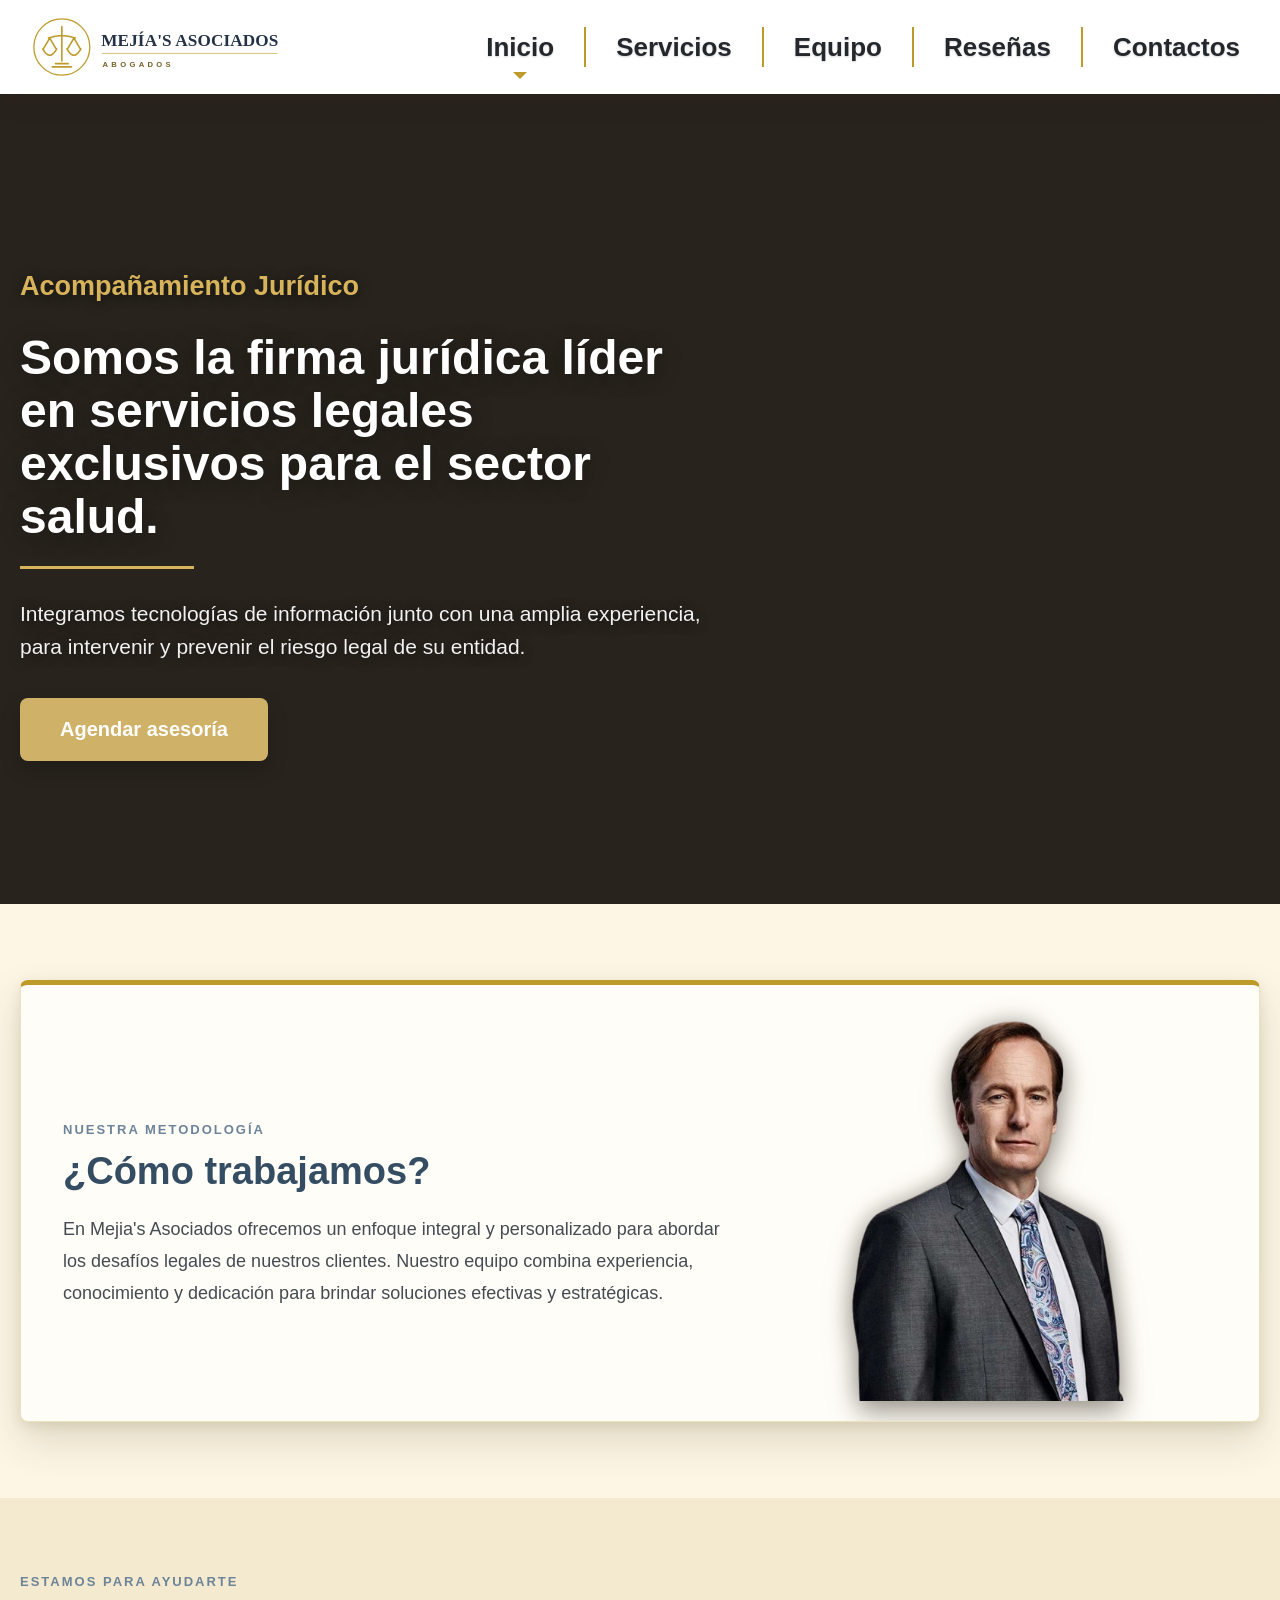
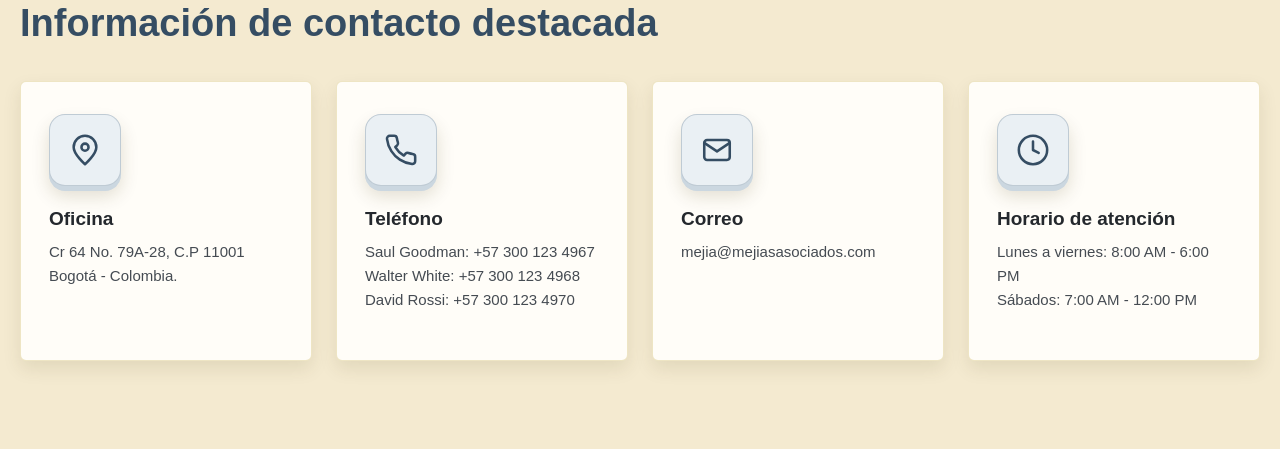
<file: index.html>
<!DOCTYPE html>
<html lang="en">

<head>
    <meta charset="UTF-8">
    <meta name="viewport" content="width=device-width, initial-scale=1.0">
    <title>Mejia's Asociados - Abogados</title>
    <link rel="stylesheet" href="inicio.css">
</head>

<body class="background-video">
    <div class="contenedorPrincipal">
        <div class="barraNavegacion-1-1">
            <img class="img-logoPrincipal" src="./Imagenes/logo-mejias-asociados.svg"
                alt="Mejía's Asociados Abogados">
            <input class="menu-toggle" type="checkbox" id="menu-toggle" aria-label="Abrir menú de navegación">
            <label class="boton-menu" for="menu-toggle" aria-controls="menu-navegacion">
                <span></span>
                <span></span>
                <span></span>
            </label>
            <div class="barraNavegacion-1-2" id="menu-navegacion">
                <h1 class="seccion-actual" aria-current="page">Inicio</h1>
                <div class="separador"></div>
                <h1>Servicios</h1>
                <div class="separador"></div>
                <h1>Equipo</h1>
                <div class="separador"></div>
                <h1>Reseñas</h1>
                <div class="separador"></div>
                <h1>Contactos</h1>
            </div>
        </div>
        <div class="hero">
            <video autoplay muted loop playsinline class="video-fondo">
                <source src="./videos/video-hero.mp4" type="video/mp4">
            </video>
            <div class="hero-contenido">
                <p class="hero-etiqueta">Acompañamiento Jurídico</p>
                <h1>Somos la firma jurídica líder en servicios legales exclusivos para el sector salud.</h1>
                <div class="hero-regla"></div>
                <p style="font-family: Arial, Helvetica, sans-serif;">Integramos tecnologías de información junto con
                    una amplia experiencia, para intervenir y prevenir el
                    riesgo legal de su entidad.</p>
                <a class="hero-boton" href="#contactos">Agendar asesoría</a>
            </div>
        </div>
        <section class="info-comoTrabajamos" id="como-trabajamos" aria-labelledby="titulo-como-trabajamos">
            <div class="seccion-tarjeta">
                <div class="seccion-contenido">
                    <p class="seccion-etiqueta">Nuestra metodología</p>
                    <h2 id="titulo-como-trabajamos">¿Cómo trabajamos?</h2>
                    <p>En Mejia's Asociados ofrecemos un enfoque integral y personalizado para abordar los desafíos
                        legales de nuestros clientes. Nuestro equipo combina experiencia, conocimiento y dedicación
                        para brindar soluciones efectivas y estratégicas.</p>
                </div>
                <div class="seccion-imagen">
                    <img src="./Imagenes/abogado1.png" alt="Abogado de Mejia's Asociados">
                </div>
            </div>
        </section>

        <section class="contactos-destacados" id="contactos" aria-labelledby="titulo-contactos">
            <div class="contactos-cabecera">
                <p class="seccion-etiqueta">Estamos para ayudarte</p>
                <h2 id="titulo-contactos">Información de contacto destacada</h2>
            </div>
            <div class="contactos-grid">
                <article class="contacto-card">
                    <div class="contacto-icono" aria-hidden="true">
                        <svg viewBox="0 0 24 24" fill="none" stroke="currentColor" stroke-width="1.8"
                            stroke-linecap="round" stroke-linejoin="round">
                            <path d="M20 10c0 5-8 12-8 12S4 15 4 10a8 8 0 1 1 16 0Z"></path>
                            <circle cx="12" cy="10" r="2.5"></circle>
                        </svg>
                    </div>
                    <h3>Oficina</h3>
                    <p>Cr 64 No. 79A-28, C.P 11001
                        Bogotá - Colombia.</p>
                </article>
                <article class="contacto-card">
                    <div class="contacto-icono" aria-hidden="true">
                        <svg viewBox="0 0 24 24" fill="none" stroke="currentColor" stroke-width="1.8"
                            stroke-linecap="round" stroke-linejoin="round">
                            <path
                                d="M22 16.9v3a2 2 0 0 1-2.2 2 19.8 19.8 0 0 1-8.6-3.1 19.4 19.4 0 0 1-6-6A19.8 19.8 0 0 1 2.1 4.2 2 2 0 0 1 4.1 2h3a2 2 0 0 1 2 1.7c.1 1 .4 2 .7 2.9a2 2 0 0 1-.5 2.1L8 9.9a16 16 0 0 0 6 6l1.2-1.3a2 2 0 0 1 2.1-.5c.9.3 1.9.6 2.9.7a2 2 0 0 1 1.8 2.1Z">
                            </path>
                        </svg>
                    </div>
                    <h3>Teléfono</h3>
                    <p>Saul Goodman: +57 300 123 4967 <br>
                        Walter White: +57 300 123 4968 <br>
                        David Rossi: +57 300 123 4970 <br>

                    </p>
                </article>
                <article class="contacto-card">
                    <div class="contacto-icono" aria-hidden="true">
                        <svg viewBox="0 0 24 24" fill="none" stroke="currentColor" stroke-width="1.8"
                            stroke-linecap="round" stroke-linejoin="round">
                            <rect x="3" y="5" width="18" height="14" rx="2"></rect>
                            <path d="m3 7 9 6 9-6"></path>
                        </svg>
                    </div>
                    <h3>Correo</h3>
                    <p>mejia@mejiasasociados.com</p>
                </article>
                <article class="contacto-card">
                    <div class="contacto-icono" aria-hidden="true">
                        <svg viewBox="0 0 24 24" fill="none" stroke="currentColor" stroke-width="1.8"
                            stroke-linecap="round" stroke-linejoin="round">
                            <circle cx="12" cy="12" r="10"></circle>
                            <path d="M12 6v6l4 2"></path>
                        </svg>
                    </div>
                    <h3>Horario de atención</h3>
                    <p>Lunes a viernes: 8:00 AM - 6:00 PM <br>
                        Sábados: 7:00 AM - 12:00 PM</p>
                </article>
            </div>
        </section>
    </div>
    </div>
</body>

</html>
</file>
<file: inicio.css>
* {
    padding: 0px;
    border: 0px;
    margin: 0px;
    box-sizing: border-box;
}

:root {
    --azul-profundo: #354d63;
    --azul-medio: #6d8498;
    --azul-claro: #eaf0f4;
    --texto-principal: #24282d;
    --texto-secundario: #454b52;
}

.contenedorPrincipal {
    display: flex;
    flex-direction: column;
    align-items: stretch;
    padding-top: 94px;
}

.img-logoPrincipal {
    display: block;
    align-self: center;
    width: min(280px, 75%);
    height: auto;
    margin: 6px 0;
}

.barraNavegacion-1-1 {
    position: fixed;
    top: 0;
    left: 0;
    z-index: 100;
    display: flex;
    justify-content: space-between;
    align-items: center;
    width: 100%;
    min-height: 94px;
    background-color: white;
    padding: 0 30px;
    box-shadow: 0 8px 20px rgba(47, 38, 19, 0.14);
}

.botonInicio {
    background-color: #bd9a2a;
    padding: 4px;
    border-radius: 10px 0px 10px 0px;
}

.barraNavegacion-1-2 {
    display: flex;
    flex-direction: row;
    justify-content: flex-end;
    gap: 20px;
    align-items: center;
    font-family: Arial, Helvetica, sans-serif;
    font-size: small;
    color: var(--texto-principal);
}

.menu-toggle {
    position: absolute;
    width: 1px;
    height: 1px;
    overflow: hidden;
    clip: rect(0, 0, 0, 0);
    white-space: nowrap;
    clip-path: inset(50%);
}

.boton-menu {
    display: none;
}

.barraNavegacion-1-2 h1 {
    position: relative;
    cursor: pointer;
    padding: 6px 10px;
    border-radius: 8px;
    text-shadow: 0 1px 2px rgba(36, 40, 45, 0.2);
    transition: background-color 0.3s ease, color 0.3s ease, transform 0.2s ease, box-shadow 0.3s ease;
}

.barraNavegacion-1-2 h1.seccion-actual::after {
    position: absolute;
    bottom: -10px;
    left: 50%;
    width: 0;
    height: 0;
    border-right: 7px solid transparent;
    border-bottom: 0;
    border-left: 7px solid transparent;
    border-top: 7px solid #bd9a2a;
    content: "";
    transform: translateX(-50%);
}

.barraNavegacion-1-2 h1:hover {
    background-color: #bd9a2a;
    color: #ffffff;
    text-shadow: 0 1px 2px rgba(46, 36, 8, 0.3);
    transform: translateY(-2px);
    box-shadow: 0px 4px 10px rgba(189, 154, 42, 0.4);
}

.separador {
    width: 0;
    border: 1px solid #bd9a2a;
    height: 40px;
}

@media (max-width: 1112px) {
    .contenedorPrincipal {
        padding-top: 0;
    }

    .barraNavegacion-1-1 {
        position: relative;
        display: flex;
        flex-direction: row;
        justify-content: space-between;
        align-items: center;
        padding: 0 20px;
    }

    .img-logoPrincipal {
        margin: 6px 0;
    }

    .boton-menu {
        display: flex;
        flex-direction: column;
        justify-content: center;
        gap: 6px;
        width: 52px;
        height: 52px;
        padding: 12px;
        border: none;
        border-radius: 10px;
        background: #bd9a2a;
        cursor: pointer;
        transition: transform 0.2s ease, box-shadow 0.2s ease, background-color 0.2s ease;
    }

    .boton-menu:hover {
        transform: translateY(-3px);
        background-color: #d7b45c;
        box-shadow: 0 6px 16px rgba(189, 154, 42, 0.55);
    }

    .boton-menu span {
        display: block;
        width: 100%;
        height: 3px;
        background: #ffffff;
        border-radius: 2px;
        transition: transform 0.5s ease, opacity 0.2s ease;
    }

    .menu-toggle:focus-visible+.boton-menu {
        outline: 3px solid rgba(189, 154, 42, 0.55);
        outline-offset: 3px;
    }

    .barraNavegacion-1-2 {
        position: absolute;
        top: 100%;
        right: 16px;
        z-index: 10;
        display: none;
        flex-direction: column;
        align-items: stretch;
        gap: 2px;
        width: min(320px, calc(100vw - 32px));
        padding: 10px;
        background: #b5b4a7;
        box-shadow: 0 10px 24px rgba(0, 0, 0, 0.18);
    }

    .menu-toggle:checked~.barraNavegacion-1-2 {
        display: flex;
    }

    .barraNavegacion-1-2 h1 {
        padding: 12px;
        font-size: 16px;
    }

    .barraNavegacion-1-2 h1.seccion-actual::after {
        bottom: 2px;
    }

    .separador {
        display: none;
    }

    .menu-toggle:checked+.boton-menu span:first-child {
        transform: translateY(9px) rotate(45deg);
    }

    .menu-toggle:checked+.boton-menu span:nth-child(2) {
        opacity: 0;
    }

    .menu-toggle:checked+.boton-menu span:last-child {
        transform: translateY(-9px) rotate(-45deg);
    }
}

.hero {
    position: relative;
    z-index: 1;
    display: flex;
    align-items: center;
    justify-content: flex-start;
    width: 100%;
    min-height: 90vh;
    padding: 10px 20px;
    overflow: hidden;
    color: #ffffff;
    background: #28231d;
    transition: transform 0.3s ease, box-shadow 0.3s ease;
}

.hero:hover {
    z-index: 2;
    transform: translateY(-8px);
    box-shadow: 0 28px 52px rgba(40, 35, 29, 0.38);
}

.video-fondo {
    position: absolute;
    top: 0;
    left: 0;
    width: 100%;
    height: 100%;
    object-fit: cover;
    z-index: 1;
    filter: blur(8px) brightness(0.5);
}

.hero-contenido {
    position: relative;
    z-index: 3;
    display: flex;
    flex-direction: column;
    align-items: flex-start;
    width: min(760px, 100%);
    color: #ffffff;
    text-align: left;
}

.hero-contenido .hero-etiqueta {
    margin-bottom: 24px;
    color: #d7b45c;
    font-size: 27px;
    font-family: Arial, Helvetica, sans-serif;
    font-weight: 700;
}

.hero-contenido h1 {
    font-family: Arial, Helvetica, sans-serif;
    max-width: 700px;
    font-size: 48px;
    font-weight: 800;
    line-height: 1.1;
    text-shadow: 0 3px 22px rgba(0, 0, 0, 0.4);
}

.hero-contenido p {
    max-width: 720px;
    margin-top: 28px;
    color: rgba(255, 255, 255, 0.94);
    font-size: 21px;
    line-height: 1.6;
    text-shadow: 0 2px 12px rgba(0, 0, 0, 0.55);
}

.hero-regla {
    width: 174px;
    height: 3px;
    margin-top: 22px;
    background: #d7b45c;
}

.hero-boton {
    display: inline-flex;
    align-items: center;
    justify-content: center;
    gap: 12px;
    margin-top: 34px;
    padding: 20px 40px;
    border-radius: 8px;
    background: #cfb268;
    color: white;
    font-family: Arial, Helvetica, sans-serif;
    font-size: 20px;
    font-weight: bold;
    letter-spacing: normal;
    text-decoration: none;
    text-transform: none;
    cursor: pointer;
    border: none;
    box-shadow: 0 8px 20px rgba(0, 0, 0, 0.2);
    transition: background-color 0.3s ease, color 0.3s ease, transform 0.2s ease, box-shadow 0.3s ease;
}

.hero-boton:hover {
    transform: translateY(-2px);
    background: #b89c30;
    box-shadow: 0px 4px 10px rgba(189, 154, 42, 0.4);
    color: white;
}

@media (max-width: 700px) {
    .hero {
        min-height: 500px;
        padding: 56px 20px;
    }

    .hero-contenido h1 {
        font-size: 38px;
    }

    .hero-contenido .hero-etiqueta {
        margin-bottom: 18px;
        font-size: 22px;
    }

    .hero-contenido p {
        margin-top: 22px;
        font-size: 17px;
    }

    .hero-boton {
        margin-top: 26px;
    }
}

@media (max-width: 368px) {
    .img-logoPrincipal {
        width: 200px;
        margin: 8px 0;
    }
}

.info-comoTrabajamos,
.sobre-nosotros {
    padding: 76px 20px;
    background: #fdf6e5;
    color: var(--texto-principal);
    font-family: Arial, Helvetica, sans-serif;
}

.seccion-tarjeta {
    display: grid;
    grid-template-columns: minmax(0, 1.2fr) minmax(260px, 0.8fr);
    align-items: center;
    gap: 32px;
    padding: 36px 42px 10px;
    overflow: hidden;
    border: 1px solid rgba(189, 154, 42, 0.28);
    border-top: 5px solid #bd9a2a;
    border-radius: 8px;
    background: #fffdf8;
    box-shadow: 0 18px 40px rgba(69, 54, 14, 0.16), 0 4px 12px rgba(69, 54, 14, 0.1);
    transition: transform 0.3s ease, box-shadow 0.3s ease, border-color 0.3s ease;
}

.seccion-tarjeta:hover {
    transform: translateY(-8px);
    border-color: rgba(189, 154, 42, 0.55);
    box-shadow: 0 28px 52px rgba(69, 54, 14, 0.24), 0 10px 22px rgba(69, 54, 14, 0.16);
}

.proceso-etapas {
    display: grid;
    grid-template-columns: repeat(4, minmax(0, 1fr));
    gap: 20px;
    margin-top: 30px;
    padding: 0;
    list-style: none;
}

.proceso-etapa {
    min-height: 250px;
    padding: 26px 24px;
    border: 1px solid rgba(189, 154, 42, 0.25);
    border-top: 3px solid rgba(109, 132, 152, 0.58);
    border-radius: 8px;
    background: #fffdf8;
    box-shadow: 0 8px 18px rgba(69, 54, 14, 0.1);
    transition: transform 0.25s ease, box-shadow 0.25s ease, border-color 0.25s ease;
}

.proceso-etapa:hover {
    transform: translateY(-6px);
    border-color: var(--azul-medio);
    box-shadow: 0 8px 20px rgba(109, 132, 152, 0.2), 0 18px 30px rgba(69, 54, 14, 0.14);
}

.proceso-numero {
    display: inline-block;
    margin-bottom: 18px;
    color: var(--azul-medio);
    font-size: 28px;
    font-weight: 800;
    letter-spacing: 1px;
}

.proceso-etapa h3 {
    color: var(--azul-profundo);
    font-size: 20px;
    line-height: 1.3;
}

.proceso-etapa p {
    margin-top: 12px;
    color: var(--texto-secundario);
    font-size: 15px;
    line-height: 1.65;
}

.seccion-contenido,
.contactos-cabecera,
.contactos-grid {
    width: 100%;
    margin: 0;
}

.seccion-etiqueta {
    margin-bottom: 12px;
    color: var(--azul-medio);
    font-size: 13px;
    font-weight: 800;
    letter-spacing: 2px;
    text-transform: uppercase;
}

.seccion-contenido h2,
.contactos-cabecera h2 {
    color: var(--azul-profundo);
    font-size: 38px;
    line-height: 1.2;
}

.seccion-contenido>p:not(.seccion-etiqueta) {
    max-width: 850px;
    margin-top: 18px;
    color: var(--texto-secundario);
    font-size: 18px;
    line-height: 1.8;
}

.seccion-imagen {
    display: flex;
    align-items: flex-end;
    justify-content: center;
    align-self: stretch;
    min-width: 0;
}

.seccion-imagen img {
    display: block;
    width: min(100%, 390px);
    height: 390px;
    object-fit: contain;
    object-position: center bottom;
    filter: drop-shadow(0 0 12px rgba(46, 38, 23, 0.38)) drop-shadow(0 14px 12px rgba(46, 38, 23, 0.28));
    transform: translateY(-10px);
    transition: transform 0.3s ease, filter 0.3s ease;
}

.sobre-nosotros .seccion-tarjeta {
    grid-template-columns: minmax(0, 1fr);
}

.sobre-nosotros .seccion-contenido {
    padding: 76px 20px;
    background: #fffdf8;
    font-family: Arial, Helvetica, sans-serif;
}

.sobre-nosotros-diseno {
    display: grid;
    grid-template-columns: minmax(0, 1fr) minmax(320px, 0.9fr);
    align-items: center;
    gap: clamp(36px, 7vw, 96px);
    width: min(1320px, 100%);
    margin: 0 auto;
}

.sobre-nosotros-contenido {
    padding: 16px 0;
}

.sobre-nosotros-contenido .seccion-etiqueta {
    color: #bd9a2a;
    font-size: 20px;
    letter-spacing: 0;
    text-transform: none;
}

.sobre-nosotros-contenido h2 {
    max-width: 660px;
    color: #1f2937;
    font-size: clamp(34px, 4vw, 52px);
    font-weight: 800;
    line-height: 1.15;
}

.sobre-nosotros-contenido>p:not(.seccion-etiqueta) {
    max-width: 680px;
    margin-top: 24px;
    color: var(--texto-secundario);
    font-size: 18px;
    line-height: 1.8;
}

.sobre-nosotros-boton {
    display: inline-flex;
    align-items: center;
    justify-content: center;
    gap: 16px;
    margin-top: 36px;
    padding: 20px 40px;
    border-radius: 8px;
    background: #cfb268;
    color: white;
    box-shadow: 0 8px 20px rgba(0, 0, 0, 0.2);
    font-size: 20px;
    font-weight: bold;
    letter-spacing: normal;
    text-decoration: none;
    text-transform: none;
    border: none;
    cursor: default;
    transition: none;
}

.sobre-nosotros-visual {
    position: relative;
    min-width: 0;
    padding: 0 0 36px 28px;
}

.sobre-nosotros-visual>img {
    display: block;
    width: 100%;
    aspect-ratio: 1 / 1;
    border-radius: 96px 8px 64px 8px;
    object-fit: cover;
    filter: drop-shadow(0 0 12px rgba(46, 38, 23, 0.38)) drop-shadow(0 14px 12px rgba(46, 38, 23, 0.28));
    transform: translateY(-10px);
    transition: transform 0.3s ease, filter 0.3s ease;
}

.sobre-nosotros-visual>img:hover {
    filter: drop-shadow(0 0 20px rgba(46, 38, 23, 0.58)) drop-shadow(0 24px 20px rgba(46, 38, 23, 0.38));
    transform: translateY(-20px);
}

.sobre-nosotros-casos {
    position: absolute;
    bottom: 0;
    left: 0;
    display: flex;
    flex-direction: column;
    align-items: center;
    justify-content: center;
    width: 210px;
    min-height: 210px;
    padding: 22px;
    border-radius: 18px;
    background: var(--azul-profundo);
    color: #ffffff;
    text-align: center;
    box-shadow: 0 16px 36px rgba(31, 41, 55, 0.28);
}

.sobre-nosotros-casos svg {
    width: 58px;
    height: 58px;
    margin-bottom: 12px;
    color: #d7b45c;
}

.sobre-nosotros-casos strong {
    font-size: 42px;
    line-height: 1;
}

.sobre-nosotros-casos span {
    margin-top: 8px;
    color: #e7d29a;
    font-size: 17px;
}

.seccion-imagen img:hover,
.seccion-tarjeta:hover .seccion-imagen img {
    filter: drop-shadow(0 0 20px rgba(46, 38, 23, 0.58)) drop-shadow(0 24px 20px rgba(46, 38, 23, 0.38));
    transform: translateY(-20px);
}

.contactos-destacados {
    position: relative;
    z-index: 1;
    padding: 76px 20px 88px;
    background: #f4ead0;
    font-family: Arial, Helvetica, sans-serif;
    transition: transform 0.3s ease, box-shadow 0.3s ease;
}

.contactos-destacados:hover {
    z-index: 2;
    transform: translateY(-8px);
    box-shadow: 0 28px 52px rgba(69, 54, 14, 0.24);
}

.contactos-cabecera {
    margin-bottom: 34px;
}

.contactos-grid {
    display: grid;
    grid-template-columns: repeat(4, minmax(0, 1fr));
    gap: 24px;
}

.contacto-card {
    min-height: 280px;
    padding: 32px 28px;
    border: 1px solid rgba(189, 154, 42, 0.25);
    border-radius: 6px;
    background: #fffdf8;
    color: var(--texto-principal);
    box-shadow: 0 8px 18px rgba(69, 54, 14, 0.1);
    transition: transform 0.25s ease, box-shadow 0.25s ease, border-color 0.25s ease;
}

.contacto-card:hover {
    transform: translateY(-8px);
    border-color: #bd9a2a;
    background: #fffaf0;
    box-shadow: 0 8px 20px rgba(189, 154, 42, 0.38), 0 20px 34px rgba(69, 54, 14, 0.16);
}

.contacto-icono {
    display: grid;
    width: 72px;
    height: 72px;
    margin-bottom: 22px;
    place-items: center;
    border: 1px solid rgba(109, 132, 152, 0.35);
    border-radius: 16px;
    background: var(--azul-claro);
    color: var(--azul-profundo);
    box-shadow: 0 5px 0 #cbd7e0, 0 10px 18px rgba(69, 54, 14, 0.16);
    transition: transform 0.25s ease, box-shadow 0.25s ease, background-color 0.25s ease;
}

.contacto-icono svg {
    width: 34px;
    height: 34px;
}

.contacto-card:hover .contacto-icono {
    transform: translateY(-4px) rotate(-4deg);
    background: var(--azul-medio);
    color: #ffffff;
    box-shadow: 0 8px 0 var(--azul-profundo), 0 15px 22px rgba(109, 132, 152, 0.32);
}

.contacto-card h3 {
    color: var(--texto-principal);
    font-size: 19px;
}

.contacto-card p {
    max-width: 100%;
    margin-top: 10px;
    color: var(--texto-secundario);
    font-size: 15px;
    line-height: 1.6;
    overflow-wrap: anywhere;
}

.piePaginaNuevo {
    background-color: #162032;
    color: white;
    font-family: Arial, Helvetica, sans-serif;
    width: 100%;
}

.contenedorPiePaginaSuperior {
    display: flex;
    flex-wrap: wrap;
    justify-content: space-between;
    padding: 70px 6%;
    gap: 45px;
    width: 100%;
}

.columnaPiePagina {
    flex: 1;
    min-width: 280px;
    display: flex;
    flex-direction: column;
}

.textoLogoPiePagina {
    color: #cfb268;
    letter-spacing: 2px;
    font-size: 28px;
    margin-bottom: 15px;
}

.lineaDoradaCorta {
    width: 90px;
    height: 3px;
    background-color: #cfb268;
    margin-bottom: 22px;
}

.columnaPiePagina p {
    font-size: 17px;
    line-height: 1.7;
}

.tituloDoradoPiePagina {
    color: #cfb268;
    margin-bottom: 15px;
    font-size: 20px;
}

.botonBlanco {
    background-color: white;
    color: #cfb268;
    border: none;
    padding: 14px 28px;
    font-weight: bold;
    border-radius: 6px;
    cursor: pointer;
    width: fit-content;
    font-size: 17px;
    text-decoration: none;
    display: inline-flex;
    align-items: center;
    justify-content: center;
    transition: transform 0.2s ease, background-color 0.2s ease, box-shadow 0.2s ease;
}

.botonBlanco:hover {
    transform: translateY(-3px);
    background: #f7f0df;
    box-shadow: 0 8px 20px rgba(215, 180, 92, 0.24);
}

.iconosRedes {
    display: flex;
    gap: 18px;
    flex-wrap: wrap;
}

.iconoRed {
    display: flex;
    justify-content: center;
    align-items: center;
    width: 48px;
    height: 48px;
    background-color: white;
    color: #101010;
    border-radius: 50%;
    border: none;
    overflow: hidden;
    cursor: pointer;
    text-decoration: none;
    transition: transform 0.3s ease, background-color 0.3s ease, color 0.3s ease;
}

.iconoRed:hover {
    transform: scale(1.1);
    background-color: #cfb268;
    color: #172033;
}

.listaEnlacesTexto {
    display: flex;
    flex-direction: column;
    gap: 12px;
}

.listaEnlacesTexto a {
    color: #d1d5db;
    font-size: 17px;
    text-decoration: none;
    transition: color 0.2s ease;
}

.listaEnlacesTexto a:hover {
    color: #cfb268;
}

.franjaDoradaInferior {
    background-color: #cfb268;
    padding: 25px 6%;
    display: flex;
    justify-content: space-between;
    gap: 20px;
    color: #0d1627;
    font-weight: bold;
    font-size: 17px;
    flex-wrap: wrap;
    width: 100%;
}

.itemFranjaInferior {
    display: flex;
    align-items: center;
    gap: 15px;
}

.itemFranjaInferior a,
.itemFranjaInferior span {
    color: #0d1627;
    text-decoration: none;
}

.contenedorModal {
    display: none;
    position: fixed;
    top: 0;
    left: 0;
    width: 100%;
    height: 100%;
    background-color: rgba(13, 22, 39, 0.88);
    z-index: 1000;
    justify-content: center;
    align-items: center;
    overflow-y: auto;
    padding: 20px 0;
}

.cuerpoModal {
    background-color: #162032;
    width: 90%;
    max-width: 750px;
    padding: 55px;
    border-radius: 12px;
    position: relative;
    box-shadow: 0 15px 45px rgba(0, 0, 0, 0.5);
    border: 1px solid rgba(207, 178, 104, 0.3);
    max-height: 90vh;
    overflow-y: auto;
}

.cerrarModal {
    position: absolute;
    top: 22px;
    right: 30px;
    color: #cfb268;
    font-size: 42px;
    font-weight: bold;
    cursor: pointer;
}

.cabeceraModal {
    text-align: center;
    margin-bottom: 35px;
}

.subtituloModalTexto {
    color: #cfb268;
    font-size: 15px;
    font-weight: bold;
    letter-spacing: 1px;
    margin-bottom: 10px;
}

.cabeceraModal h2 {
    color: white;
    font-size: 32px;
    line-height: 1.3;
}

.formularioModalCita {
    display: flex;
    flex-direction: column;
    gap: 25px;
}

.campoFormulario {
    display: flex;
    flex-direction: column;
    gap: 12px;
}

.campoFormulario .textoEtiqueta {
    color: white;
    font-size: 17px;
    font-weight: bold;
}

.asteriscoObligatorio {
    color: #e74c3c;
}

.entradaTexto,
.entradaAreaTexto {
    width: 100%;
    padding: 16px 20px;
    border: none;
    background-color: #ffffff;
    color: #ffffff;
    border-radius: 8px;
    font-size: 17px;
}

.entradaTexto:focus,
.entradaAreaTexto:focus {
    outline: none;
    box-shadow: 0 0 0 3px #cfb268;
}

.filaDobleFormulario,
.grupoDoble {
    display: flex;
    gap: 25px;
}

.filaDobleFormulario .campoFormulario,
.grupoDoble>* {
    flex: 1;
}

.campoFormularioTerminos {
    display: flex;
    flex-direction: column;
    gap: 12px;
    margin-top: 8px;
}

.campoFormularioTerminos .textoEtiqueta {
    font-size: 16px;
    color: white;
}

.contenedorCasilla {
    display: flex;
    align-items: center;
    gap: 15px;
    color: white;
    font-size: 16px;
}

.contenedorCasilla input[type="checkbox"] {
    width: 20px;
    height: 20px;
    accent-color: #cfb268;
    cursor: pointer;
}

.enlacePolitica {
    color: #60a5fa;
    text-decoration: underline;
}

.enlacePolitica:hover {
    color: #93c5fd;
}

.contenedorBotonEnviar {
    display: flex;
    justify-content: center;
    margin-top: 20px;
}

.botonEnviarModal {
    background-color: #cfb268;
    color: #0d1627;
    border: none;
    width: 100%;
    padding: 18px;
    font-size: 20px;
    font-weight: bold;
    border-radius: 8px;
    cursor: pointer;
    transition: background-color 0.3s ease;
}

.botonEnviarModal:hover {
    background-color: #b89c55;
}

@media (max-width: 900px) {
    .contactos-grid {
        grid-template-columns: repeat(2, minmax(0, 1fr));
    }

    .proceso-etapas {
        grid-template-columns: repeat(2, minmax(0, 1fr));
    }

    .contenedorPiePaginaSuperior {
        flex-direction: column;
        text-align: center;
        padding: 50px 25px;
    }

    .columnaPiePagina {
        align-items: center;
    }

    .franjaDoradaInferior {
        flex-direction: column;
        align-items: center;
        text-align: center;
    }
}

@media (max-width: 768px) {
    .cuerpoModal {
        width: 95%;
        padding: 25px 20px;
        max-height: 95vh;
    }

    .filaDobleFormulario,
    .grupoDoble {
        flex-direction: column;
        gap: 15px;
    }

    .cabeceraModal h2 {
        font-size: 24px;
    }
}

@media (max-width: 712px) {
    .seccion-tarjeta {
        grid-template-columns: minmax(0, 1fr);
        gap: 20px;
        padding: 28px 28px 10px;
    }

    .sobre-nosotros-diseno {
        grid-template-columns: 1fr;
        gap: 32px;
    }

    .sobre-nosotros-contenido {
        padding: 0;
    }

    .sobre-nosotros-visual {
        width: min(100%, 520px);
        margin: 0 auto;
    }

    .proceso-etapa {
        min-height: 0;
    }

    .seccion-imagen {
        max-height: 300px;
    }

    .seccion-imagen img {
        width: min(100%, 300px);
        height: 300px;
    }
}

@media (max-width: 600px) {

    .info-comoTrabajamos,
    .sobre-nosotros,
    .contactos-destacados {
        padding: 56px 20px;
    }

    .seccion-contenido h2,
    .contactos-cabecera h2 {
        font-size: 30px;
    }

    .sobre-nosotros {
        padding: 56px 20px;
    }

    .sobre-nosotros-contenido h2 {
        font-size: 34px;
    }

    .sobre-nosotros-contenido>p:not(.seccion-etiqueta) {
        margin-top: 18px;
        font-size: 16px;
    }

    .sobre-nosotros-visual {
        padding: 0 0 30px 18px;
    }

    .sobre-nosotros-visual>img {
        border-radius: 64px 8px 44px 8px;
    }

    .sobre-nosotros-casos {
        width: 150px;
        min-height: 150px;
        padding: 16px;
        border-radius: 14px;
    }

    .sobre-nosotros-casos svg {
        width: 40px;
        height: 40px;
        margin-bottom: 8px;
    }

    .sobre-nosotros-casos strong {
        font-size: 32px;
    }

    .sobre-nosotros-casos span {
        font-size: 14px;
    }

    .seccion-tarjeta {
        grid-template-columns: minmax(0, 1fr);
        gap: 8px;
        padding: 20px 20px 10px;
    }

    .proceso-etapas {
        grid-template-columns: 1fr;
        gap: 14px;
        margin-top: 20px;
    }

    .proceso-etapa {
        padding: 22px;
    }

    .seccion-imagen {
        display: none;
    }

    .seccion-contenido {
        grid-column: 1;
        grid-row: 1;
        padding: 14px 0 0;
    }

    .contactos-grid {
        grid-template-columns: 1fr;
        justify-items: center;
        gap: 16px;
    }

    .contacto-card {
        display: flex;
        flex-direction: column;
        align-items: center;
        justify-content: center;
        width: min(100%, 340px);
        aspect-ratio: 1;
        min-height: auto;
        text-align: center;
    }
}
</file>
